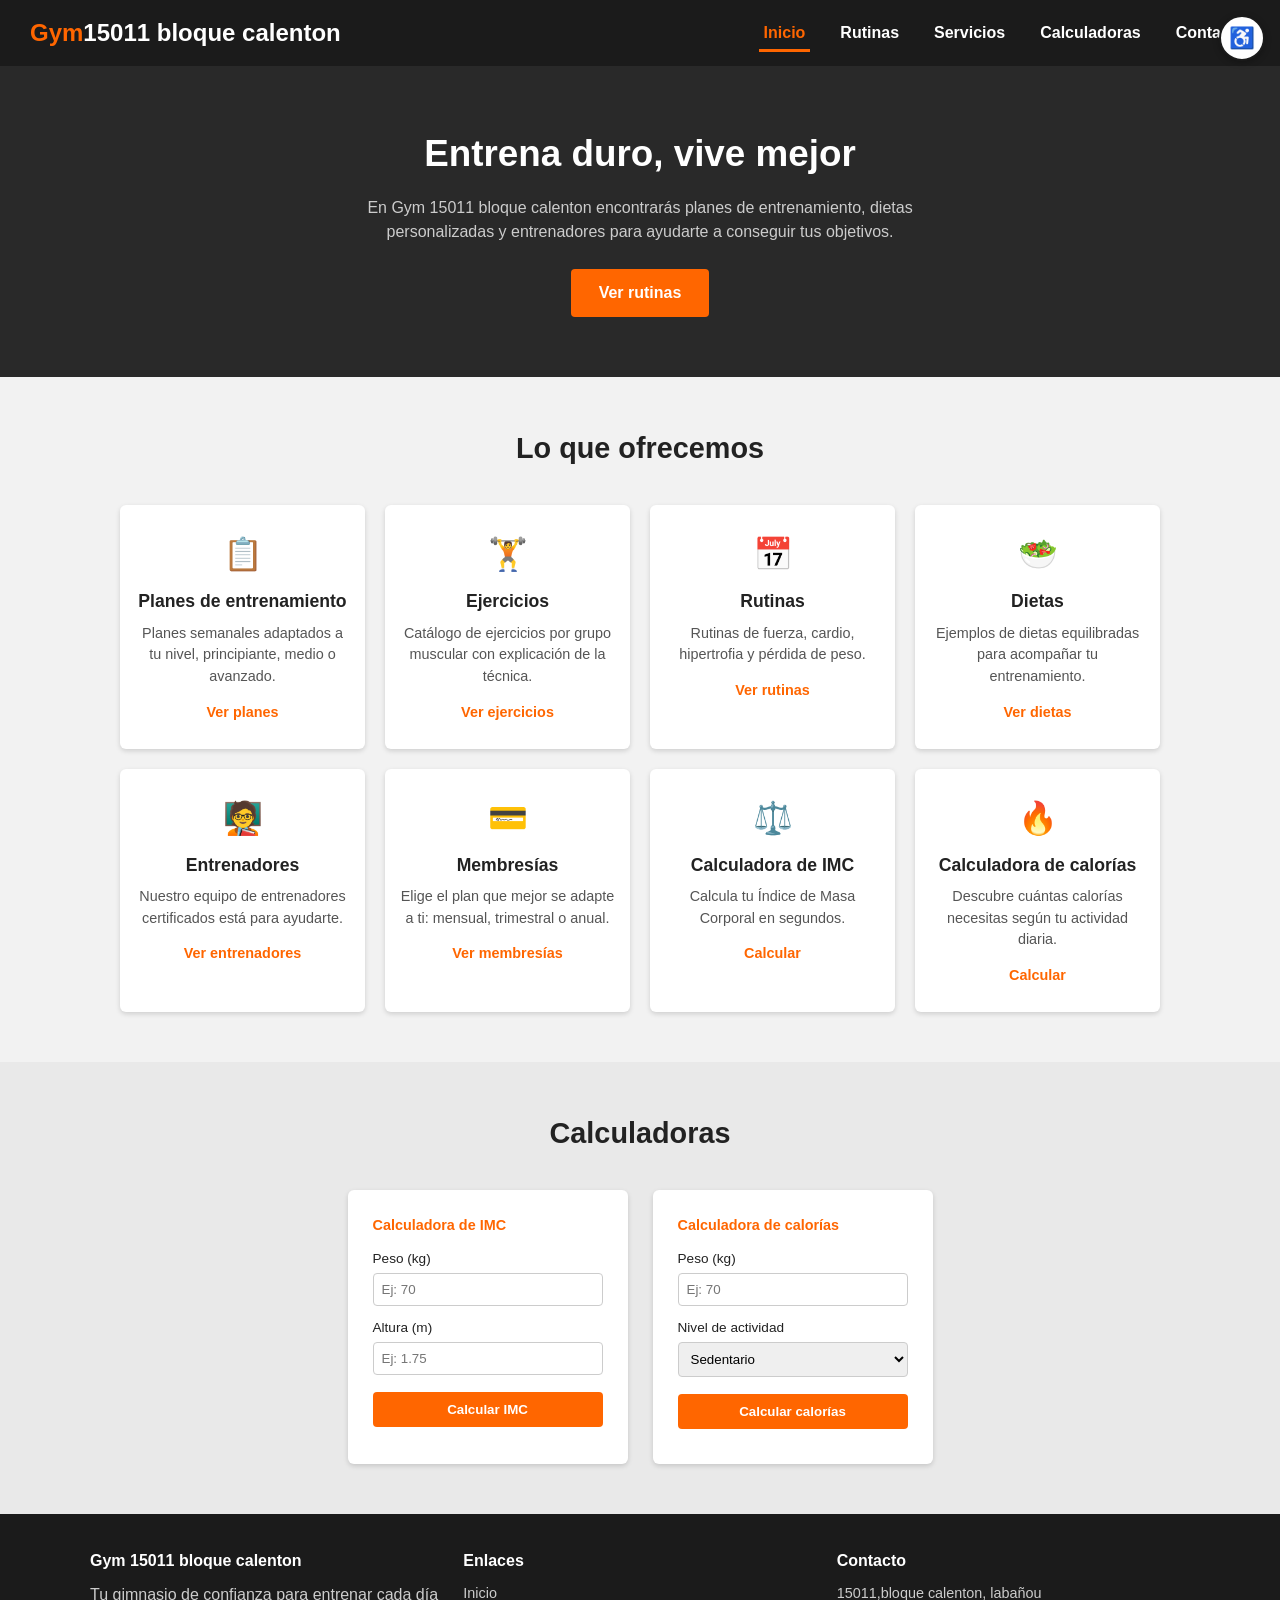
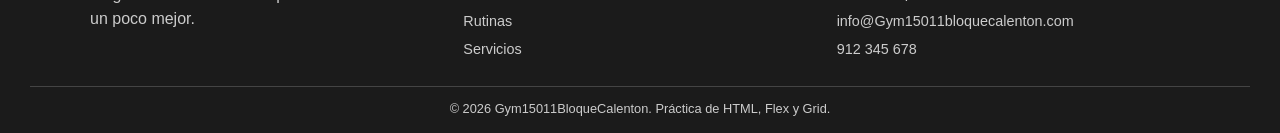
<file: index.html>
<!DOCTYPE html>
<html lang="es">
<head>
    <meta charset="UTF-8">
    <meta name="viewport" content="width=device-width, initial-scale=1.0">
    <title>Gym 15011 bloque calenton - Inicio</title>
    <link rel="stylesheet" href="style.css">
</head>
<body>

    
    <a href="#contenido" class="saltar">Saltar al contenido principal</a>

    
    <details class="accesibilidad">
        <summary aria-label="Abrir opciones de accesibilidad">♿</summary>
        <div class="panel-accesibilidad">
            <h2>Accesibilidad</h2>
            <a href="#">A+ Aumentar tamaño de texto</a>
            <a href="#">A- Disminuir tamaño de texto</a>
            <a href="#">Alto contraste</a>
            <a href="#">Fuente para dislexia</a>
            <a href="#">Restablecer</a>
        </div>
    </details>

   
    <header>
        <nav class="navbar" aria-label="Menú principal">
            <div class="logo">Gym<span>15011 bloque calenton</span></div>
            <ul class="menu">
                <li><a href="index.html" class="activo" aria-current="page">Inicio</a></li>
                <li><a href="rutinas.html">Rutinas</a></li>
                <li><a href="#servicios">Servicios</a></li>
                <li><a href="#calculadoras">Calculadoras</a></li>
                <li><a href="#contacto">Contacto</a></li>
            </ul>
        </nav>
    </header>

    
    <section class="descripcion" id="contenido" tabindex="-1">                   
        <h1>Entrena duro, vive mejor</h1>
        <p>En Gym 15011 bloque calenton encontrarás planes de entrenamiento, dietas personalizadas y entrenadores
            para ayudarte a conseguir tus objetivos.</p>
        <a href="rutinas.html" class="boton">Ver rutinas</a>
    </section>

    <!-- SERVICIOS -->
    <section class="servicios" id="servicios">
        <h2>Lo que ofrecemos</h2>
        <div class="grid-servicios">

            <div class="card">
                <div class="icono" aria-hidden="true">📋</div>
                <h3>Planes de entrenamiento</h3>
                <p>Planes semanales adaptados a tu nivel, principiante, medio o avanzado.</p>
                <a href="rutinas.html">Ver planes</a>
            </div>

            <div class="card">
                <div class="icono" aria-hidden="true">🏋️</div>
                <h3>Ejercicios</h3>
                <p>Catálogo de ejercicios por grupo muscular con explicación de la técnica.</p>
                <a href="rutinas.html">Ver ejercicios</a>
            </div>

            <div class="card">
                <div class="icono" aria-hidden="true">📅</div>
                <h3>Rutinas</h3>
                <p>Rutinas de fuerza, cardio, hipertrofia y pérdida de peso.</p>
                <a href="rutinas.html">Ver rutinas</a>
            </div>

            <div class="card">
                <div class="icono" aria-hidden="true">🥗</div>
                <h3>Dietas</h3>
                <p>Ejemplos de dietas equilibradas para acompañar tu entrenamiento.</p>
                <a href="#">Ver dietas</a>
            </div>

            <div class="card">
                <div class="icono" aria-hidden="true">🧑‍🏫</div>
                <h3>Entrenadores</h3>
                <p>Nuestro equipo de entrenadores certificados está para ayudarte.</p>
                <a href="#">Ver entrenadores</a>
            </div>

            <div class="card">
                <div class="icono" aria-hidden="true">💳</div>
                <h3>Membresías</h3>
                <p>Elige el plan que mejor se adapte a ti: mensual, trimestral o anual.</p>
                <a href="#">Ver membresías</a>
            </div>

            <div class="card">
                <div class="icono" aria-hidden="true">⚖️</div>
                <h3>Calculadora de IMC</h3>
                <p>Calcula tu Índice de Masa Corporal en segundos.</p>
                <a href="#calculadoras">Calcular</a>
            </div>

            <div class="card">
                <div class="icono" aria-hidden="true">🔥</div>
                <h3>Calculadora de calorías</h3>
                <p>Descubre cuántas calorías necesitas según tu actividad diaria.</p>
                <a href="#calculadoras">Calcular</a>
            </div>

        </div>
    </section>

    
    <section class="calculadoras" id="calculadoras">
        <h2>Calculadoras</h2>
        <div class="flex-calculadoras">

            <div class="caja-calc">
                <h3>Calculadora de IMC</h3>
                <div class="campo">
                    <label for="peso">Peso (kg)</label>
                    <input type="number" id="peso" placeholder="Ej: 70">
                </div>
                <div class="campo">
                    <label for="altura">Altura (m)</label>
                    <input type="number" id="altura" placeholder="Ej: 1.75" step="0.01">
                </div>
                <button type="button" onclick="calcularIMC()">Calcular IMC</button>
                <p class="resultado" id="resultadoIMC"></p>
            </div>

            <div class="caja-calc">
                <h3>Calculadora de calorías</h3>
                <div class="campo">
                    <label for="pesoCal">Peso (kg)</label>
                    <input type="number" id="pesoCal" placeholder="Ej: 70">
                </div>
                <div class="campo">
                    <label for="actividad">Nivel de actividad</label>
                    <select id="actividad">
                        <option value="1.2">Sedentario</option>
                        <option value="1.375">Ligero</option>
                        <option value="1.55">Moderado</option>
                        <option value="1.725">Intenso</option>
                    </select>
                </div>
                <button type="button" onclick="calcularCalorias()">Calcular calorías</button>
                <p class="resultado" id="resultadoCal"></p>
            </div>

        </div>
    </section>

    <footer id="contacto">
        <div class="grid-footer">
            <div>
                <h4>Gym 15011 bloque calenton</h4>
                <p>Tu gimnasio de confianza para entrenar cada día un poco mejor.</p>
            </div>
            <div>
                <h4>Enlaces</h4>
                <ul>
                    <li><a href="index.html">Inicio</a></li>
                    <li><a href="rutinas.html">Rutinas</a></li>
                    <li><a href="#servicios">Servicios</a></li>
                </ul>
            </div>
            <div>
                <h4>Contacto</h4>
                <ul>
                    <li>15011,bloque calenton, labañou</li>
                    <li>info@Gym15011bloquecalenton.com</li>
                    <li>912 345 678</li>
                </ul>
            </div>
        </div>
        <p class="footer">© 2026 Gym15011BloqueCalenton. Práctica de HTML, Flex y Grid.</p>
    </footer>
</body>
</html>
</file>
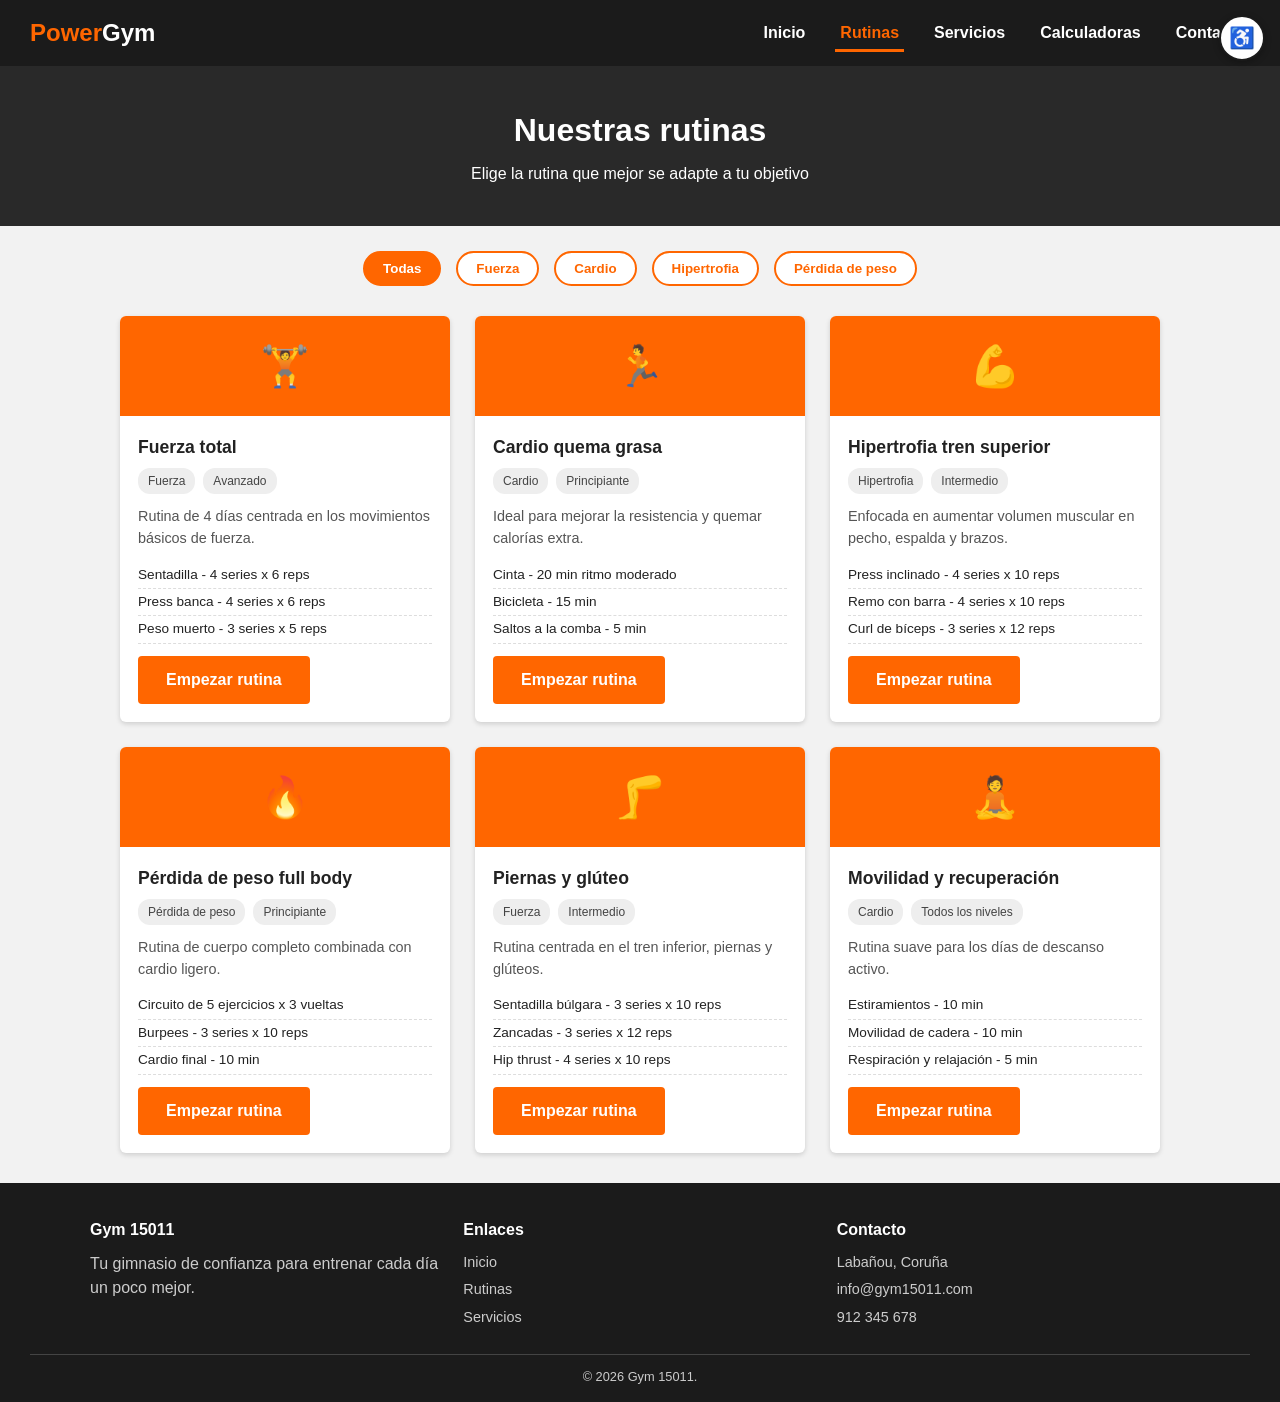
<file: rutinas.html>
<!DOCTYPE html>
<html lang="es">
<head>
    <meta charset="UTF-8">
    <meta name="viewport" content="width=device-width, initial-scale=1.0">
    <title>Gym 15011 - Rutinas</title>
    <link rel="stylesheet" href="style.css">
</head>
<body>

    <a href="#contenido" class="saltar">Saltar al contenido principal</a>

    <details class="accesibilidad">
        <summary aria-label="Abrir opciones de accesibilidad">♿</summary>
        <div class="panel-accesibilidad">
            <h2>Accesibilidad</h2>
            <a href="#">A+ Aumentar tamaño de texto</a>
            <a href="#">A- Disminuir tamaño de texto</a>
            <a href="#">Alto contraste</a>
            <a href="#">Fuente para dislexia</a>
            <a href="#">Restablecer</a>
        </div>
    </details>

    <header>
        <nav class="navbar" aria-label="Menú principal">
            <div class="logo">Power<span>Gym</span></div>
            <ul class="menu">
                <li><a href="index.html">Inicio</a></li>
                <li><a href="rutinas.html" class="activo" aria-current="page">Rutinas</a></li>
                <li><a href="index.html#servicios">Servicios</a></li>
                <li><a href="index.html#calculadoras">Calculadoras</a></li>
                <li><a href="index.html#contacto">Contacto</a></li>
            </ul>
        </nav>
    </header>

    <section class="titulo-pagina" id="contenido" tabindex="-1">
        <h1>Nuestras rutinas</h1>
        <p>Elige la rutina que mejor se adapte a tu objetivo</p>
    </section>

    <div class="filtros">
        <button class="activo">Todas</button>
        <button>Fuerza</button>
        <button>Cardio</button>
        <button>Hipertrofia</button>
        <button>Pérdida de peso</button>
    </div>

    <section class="rutinas-grid">

        <div class="rutina-card">
            <div class="rutina-imagen">🏋️</div>
            <div class="rutina-info">
                <h3>Fuerza total</h3>
                <div class="etiquetas">
                    <span class="etiqueta">Fuerza</span>
                    <span class="etiqueta">Avanzado</span>
                </div>
                <p>Rutina de 4 días centrada en los movimientos básicos de fuerza.</p>
                <ul>
                    <li>Sentadilla - 4 series x 6 reps</li>
                    <li>Press banca - 4 series x 6 reps</li>
                    <li>Peso muerto - 3 series x 5 reps</li>
                </ul>
                <a href="#" class="boton">Empezar rutina</a>
            </div>
        </div>

        <div class="rutina-card">
            <div class="rutina-imagen">🏃</div>
            <div class="rutina-info">
                <h3>Cardio quema grasa</h3>
                <div class="etiquetas">
                    <span class="etiqueta">Cardio</span>
                    <span class="etiqueta">Principiante</span>
                </div>
                <p>Ideal para mejorar la resistencia y quemar calorías extra.</p>
                <ul>
                    <li>Cinta - 20 min ritmo moderado</li>
                    <li>Bicicleta - 15 min</li>
                    <li>Saltos a la comba - 5 min</li>
                </ul>
                <a href="#" class="boton">Empezar rutina</a>
            </div>
        </div>

        <div class="rutina-card">
            <div class="rutina-imagen">💪</div>
            <div class="rutina-info">
                <h3>Hipertrofia tren superior</h3>
                <div class="etiquetas">
                    <span class="etiqueta">Hipertrofia</span>
                    <span class="etiqueta">Intermedio</span>
                </div>
                <p>Enfocada en aumentar volumen muscular en pecho, espalda y brazos.</p>
                <ul>
                    <li>Press inclinado - 4 series x 10 reps</li>
                    <li>Remo con barra - 4 series x 10 reps</li>
                    <li>Curl de bíceps - 3 series x 12 reps</li>
                </ul>
                <a href="#" class="boton">Empezar rutina</a>
            </div>
        </div>

        <div class="rutina-card">
            <div class="rutina-imagen">🔥</div>
            <div class="rutina-info">
                <h3>Pérdida de peso full body</h3>
                <div class="etiquetas">
                    <span class="etiqueta">Pérdida de peso</span>
                    <span class="etiqueta">Principiante</span>
                </div>
                <p>Rutina de cuerpo completo combinada con cardio ligero.</p>
                <ul>
                    <li>Circuito de 5 ejercicios x 3 vueltas</li>
                    <li>Burpees - 3 series x 10 reps</li>
                    <li>Cardio final - 10 min</li>
                </ul>
                <a href="#" class="boton">Empezar rutina</a>
            </div>
        </div>

        <div class="rutina-card">
            <div class="rutina-imagen">🦵</div>
            <div class="rutina-info">
                <h3>Piernas y glúteo</h3>
                <div class="etiquetas">
                    <span class="etiqueta">Fuerza</span>
                    <span class="etiqueta">Intermedio</span>
                </div>
                <p>Rutina centrada en el tren inferior, piernas y glúteos.</p>
                <ul>
                    <li>Sentadilla búlgara - 3 series x 10 reps</li>
                    <li>Zancadas - 3 series x 12 reps</li>
                    <li>Hip thrust - 4 series x 10 reps</li>
                </ul>
                <a href="#" class="boton">Empezar rutina</a>
            </div>
        </div>

        <div class="rutina-card">
            <div class="rutina-imagen">🧘</div>
            <div class="rutina-info">
                <h3>Movilidad y recuperación</h3>
                <div class="etiquetas">
                    <span class="etiqueta">Cardio</span>
                    <span class="etiqueta">Todos los niveles</span>
                </div>
                <p>Rutina suave para los días de descanso activo.</p>
                <ul>
                    <li>Estiramientos - 10 min</li>
                    <li>Movilidad de cadera - 10 min</li>
                    <li>Respiración y relajación - 5 min</li>
                </ul>
                <a href="#" class="boton">Empezar rutina</a>
            </div>
        </div>

    </section>

    <!-- FOOTER -->
    <footer>
        <div class="grid-footer">
            <div>
                <h4>Gym 15011</h4>
                <p>Tu gimnasio de confianza para entrenar cada día un poco mejor.</p>
            </div>
            <div>
                <h4>Enlaces</h4>
                <ul>
                    <li><a href="index.html">Inicio</a></li>
                    <li><a href="rutinas.html">Rutinas</a></li>
                    <li><a href="index.html#servicios">Servicios</a></li>
                </ul>
            </div>
            <div>
                <h4>Contacto</h4>
                <ul>
                    <li>Labañou, Coruña</li>
                    <li>info@gym15011.com</li>
                    <li>912 345 678</li>
                </ul>
            </div>
        </div>
        <p class="footer">© 2026 Gym 15011.</p>
    </footer>

</body>
</html>
</file>
<file: style.css>
*, ::after, ::before {
    margin: 0;
    padding: 0;
    box-sizing: border-box;
}

body {
    font-family: 'Segoe UI', Arial, sans-serif;
    background: #f2f2f2;
    color: #222;
    line-height: 1.5;
}

a {
    text-decoration: none;
    color: inherit;
}

ul {
    list-style: none;
}

img {
    max-width: 100%;
    display: block;
}

:root {
    --orange: #ff6600;
    --dark: #1b1b1b;
    --dark-gray: #292929;
    --white: #fff;
}

header, 
footer {
    background: var(--dark);
    color: #ccc;
}

header {
    padding: 15px 30px;
    color: var(--white);
}

footer {
    padding: 35px 30px 15px;
}

.navbar, 
.menu, 
.descripcion, 
.flex-calculadoras, 
.campo, 
.filtros, 
.rutina-imagen, 
.panel-accesibilidad, 
.panel-accesibilidad button, 
.panel-accesibilidad a {
    display: flex;
}

.navbar, 
.menu, 
.filtros {
    justify-content: space-between;
    flex-wrap: wrap;
    gap: 25px;
}

.navbar, 
.menu {
    align-items: center;
}

.logo {
    font-size: 1.5rem;
    font-weight: bold;
    color: var(--orange);
}

.logo span {
    color: var(--white);
}

.menu li a {
    font-weight: 600;
    padding: 8px 5px;
    transition: color 0.2s;
}

.menu li a:hover, 
.menu li a.activo {
    color: var(--orange);
    border-bottom: 3px solid var(--orange);
}

.descripcion, 
.titulo-pagina {
    background: var(--dark-gray);
    color: var(--white);
    text-align: center;
}

.descripcion {
    flex-direction: column;
    align-items: center;
    justify-content: center;
    padding: 60px 20px;
}

.titulo-pagina {
    padding: 40px 20px;
}

.descripcion h1 {
    font-size: 2.3rem;
    margin-bottom: 15px;
}

.titulo-pagina h1 {
    font-size: 2rem;
    margin-bottom: 8px;
}

.descripcion p {
    max-width: 600px;
    margin-bottom: 25px;
    color: #ccc;
}

.boton, 
.caja-calc button, 
.saltar {
    background: var(--orange);
    color: var(--white);
    font-weight: bold;
    border-radius: 4px;
}

.boton {
    padding: 12px 28px;
    display: inline-block;
}

.boton:hover {
    background: #e65c00;
}

.servicios, 
.rutinas-grid, 
.grid-footer {
    max-width: 1100px;
    margin: 0 auto;
}

.servicios {
    padding: 50px 30px;
}

.servicios h2, 
.calculadoras h2 {
    text-align: center;
    margin-bottom: 35px;
    font-size: 1.8rem;
}

.grid-servicios, 
.grid-footer, 
.rutinas-grid {
    display: grid;
    gap: 20px;
}

.grid-servicios {
    grid-template-columns: repeat(4, 1fr);
}

.rutinas-grid {
    grid-template-columns: repeat(3, 1fr);
    padding: 30px;
    gap: 25px;
}

.grid-footer {
    grid-template-columns: repeat(3, 1fr);
    margin-bottom: 20px;
}

.card, 
.caja-calc, 
.rutina-card {
    background: var(--white);
    border-radius: 6px;
    box-shadow: 0 2px 5px rgba(0,0,0,0.15);
}

.card {
    padding: 25px 15px;
    text-align: center;
}

.card .icono {
    font-size: 2rem;
    margin-bottom: 10px;
}

.card h3, 
.rutina-info h3 {
    margin-bottom: 8px;
    font-size: 1.1rem;
}

.card p, 
.rutina-info p {
    font-size: 0.9rem;
    color: #555;
    margin-bottom: 12px;
}

.card a, 
.caja-calc h3 {
    color: var(--orange);
    font-weight: bold;
    font-size: 0.9rem;
}

.calculadoras {
    background: #e9e9e9;
    padding: 50px 30px;
}

.flex-calculadoras {
    justify-content: center;
    gap: 25px;
    flex-wrap: wrap;
    max-width: 900px;
    margin: 0 auto;
}

.caja-calc {
    padding: 25px;
    width: 280px;
}

.caja-calc h3 {
    margin-bottom: 12px;
}

.campo {
    flex-direction: column;
    margin-bottom: 12px;
}

.campo label {
    font-size: 0.85rem;
    margin-bottom: 4px;
}

.campo input, 
.campo select {
    padding: 8px;
    border: 1px solid #ccc;
    border-radius: 4px;
}

.caja-calc button {
    width: 100%;
    border: none;
    padding: 10px;
    cursor: pointer;
    margin-top: 5px;
}

.resultado {
    margin-top: 10px;
    font-weight: bold;
    text-align: center;
}

.grid-footer h4 {
    color: var(--white);
    margin-bottom: 10px;
}

.grid-footer li {
    margin-bottom: 6px;
    font-size: 0.9rem;
}

.footer {
    text-align: center;
    font-size: 0.8rem;
    border-top: 1px solid #444;
    padding-top: 12px;
}

.filtros {
    justify-content: center;
    gap: 15px;
    padding: 25px 20px 0;
}

.filtros button {
    background: var(--white);
    border: 2px solid var(--orange);
    color: var(--orange);
    padding: 8px 18px;
    border-radius: 20px;
    font-weight: bold;
    cursor: pointer;
}

.filtros button:hover, 
.filtros button.activo {
    background: var(--orange);
    color: var(--white);
}

.rutina-card {
    overflow: hidden;
}

.rutina-imagen {
    background: var(--orange);
    color: var(--white);
    align-items: center;
    justify-content: center;
    height: 100px;
    font-size: 2.5rem;
}

.rutina-info {
    padding: 18px;
}

.etiquetas {
    display: flex;
    gap: 8px;
    flex-wrap: wrap;
    margin-bottom: 12px;
}

.etiqueta {
    background: #eee;
    font-size: 0.75rem;
    padding: 4px 10px;
    border-radius: 12px;
    color: #444;
}

.rutina-info ul {
    margin-bottom: 12px;
}

.rutina-info ul li {
    font-size: 0.85rem;
    padding: 3px 0;
    border-bottom: 1px dashed #ddd;
}

.saltar {
    position: absolute;
    top: -50px;
    left: 10px;
    padding: 10px 18px;
    z-index: 999;
    transition: top 0.2s;
}

.saltar:focus {
    top: 10px;
}

.sr-only {
    position: absolute;
    width: 1px;
    height: 1px;
    padding: 0;
    margin: -1px;
    overflow: hidden;
    clip: rect(0,0,0,0);
    white-space: nowrap;
    border: 0;
}

a:focus-visible, 
button:focus-visible, 
input:focus-visible, 
select:focus-visible {
    outline: 3px solid var(--orange);
    outline-offset: 3px;
}

.accesibilidad {
    position: fixed;
    top: 15px;
    right: 15px;
    z-index: 900;
}

.accesibilidad summary {
    background: var(--white);
    border: 2px solid var(--dark);
    color: var(--dark);
    font-size: 1.3rem;
    width: 46px;
    height: 46px;
    border-radius: 50%;
    cursor: pointer;
    box-shadow: 0 2px 6px rgba(0,0,0,0.25);
    display: flex;
    align-items: center;
    justify-content: center;
    list-style: none;
}

.accesibilidad summary::-webkit-details-marker, 
.accesibilidad summary::marker {
    display: none;
    content: "";
}

.panel-accesibilidad {
    flex-direction: column;
    gap: 8px;
    position: absolute;
    top: 55px;
    right: 0;
    width: 250px;
    background: var(--white);
    border: 2px solid var(--dark);
    border-radius: 8px;
    padding: 15px;
    box-shadow: 0 4px 10px rgba(0,0,0,0.25);
}

.panel-accesibilidad h2 {
    font-size: 1rem;
    margin-bottom: 5px;
}

.panel-accesibilidad button, 
.panel-accesibilidad a {
    align-items: center;
    gap: 10px;
    text-align: left;
    background: #f2f2f2;
    border: 1px solid #ccc;
    border-radius: 4px;
    padding: 10px;
    font-size: 0.9rem;
    cursor: pointer;
    color: #222;
}

.panel-accesibilidad button:hover, 
.panel-accesibilidad a:hover {
    background: var(--orange);
    color: var(--white);
    border-color: var(--orange);
}

@media (max-width: 800px) {
    .grid-servicios {
        grid-template-columns: repeat(2, 1fr);
    }
    .rutinas-grid, 
    .grid-footer {
        grid-template-columns: 1fr;
    }
    .grid-footer {
        text-align: center;
    }
}

@media (max-width: 500px) {
    .grid-servicios {
        grid-template-columns: 1fr;
    }
    .navbar {
        flex-direction: column;
        gap: 12px;
    }
    .panel-accesibilidad {
        width: 80vw;
    }
}
</file>
